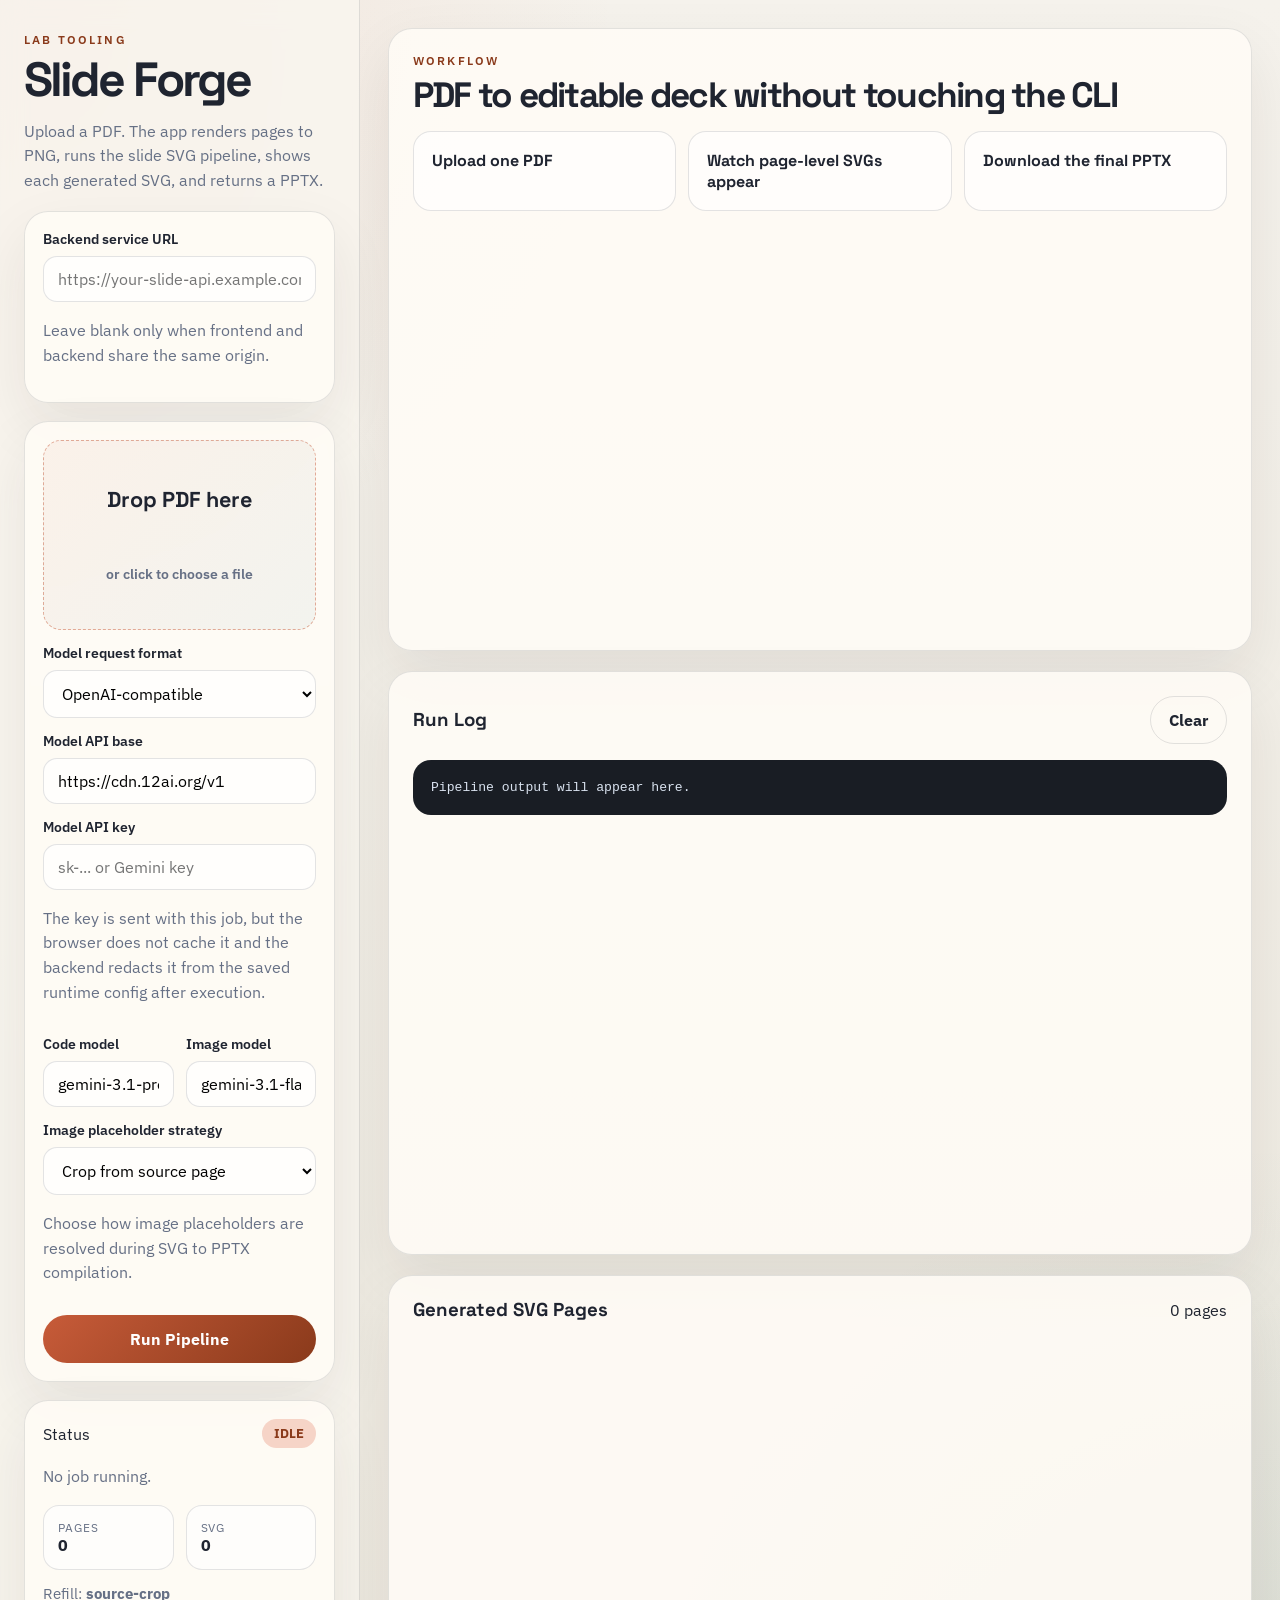
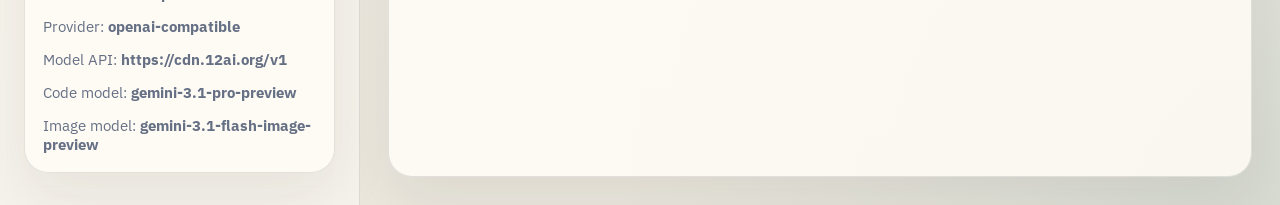
<file: Downloads/sjtuwenber/apps/slide-web/index.html>
<!doctype html>
<html lang="en">
  <head>
    <meta charset="UTF-8" />
    <meta name="viewport" content="width=device-width, initial-scale=1.0" />
    <title>Slide Forge</title>
    <link rel="preconnect" href="https://fonts.googleapis.com" />
    <link rel="preconnect" href="https://fonts.gstatic.com" crossorigin />
    <link href="https://fonts.googleapis.com/css2?family=Space+Grotesk:wght@400;500;700&family=IBM+Plex+Sans:wght@400;500;600&display=swap" rel="stylesheet" />
    <link rel="stylesheet" href="./styles.css" />
    <script src="./config.js"></script>
  </head>
  <body>
    <div class="shell">
      <aside class="rail">
        <div class="brand-block">
          <p class="eyebrow">Lab Tooling</p>
          <h1>Slide Forge</h1>
          <p class="lede">Upload a PDF. The app renders pages to PNG, runs the slide SVG pipeline, shows each generated SVG, and returns a PPTX.</p>
        </div>
        <div class="settings-card">
          <label for="apiBase">Backend service URL</label>
          <input id="apiBase" type="url" placeholder="https://your-slide-api.example.com" />
          <p class="hint">Leave blank only when frontend and backend share the same origin.</p>
        </div>
        <form id="uploadForm" class="upload-card">
          <label class="drop-zone" for="pdfFile">
            <span class="drop-title">Drop PDF here</span>
            <span class="drop-copy">or click to choose a file</span>
          </label>
          <input id="pdfFile" name="file" type="file" accept="application/pdf,.pdf" hidden />

          <div class="option-block">
            <label for="requestProvider">Model request format</label>
            <select id="requestProvider" name="requestProvider">
              <option value="openai-compatible">OpenAI-compatible</option>
              <option value="gemini-native">Gemini native</option>
            </select>
          </div>

          <div class="option-block">
            <label for="requestApiBase">Model API base</label>
            <input id="requestApiBase" type="url" placeholder="https://cdn.12ai.org/v1" />
          </div>

          <div class="option-block">
            <label for="requestApiKey">Model API key</label>
            <input id="requestApiKey" type="password" placeholder="sk-... or Gemini key" autocomplete="off" />
            <p class="hint">The key is sent with this job, but the browser does not cache it and the backend redacts it from the saved runtime config after execution.</p>
          </div>

          <div class="field-grid">
            <div class="option-block">
              <label for="defaultModel">Code model</label>
              <input id="defaultModel" type="text" placeholder="gemini-3.1-pro-preview" />
            </div>
            <div class="option-block">
              <label for="imageModel">Image model</label>
              <input id="imageModel" type="text" placeholder="gemini-3.1-flash-image-preview" />
            </div>
          </div>

          <div class="option-block">
            <label for="refillMode">Image placeholder strategy</label>
            <select id="refillMode" name="refillMode">
              <option value="source-crop">Crop from source page</option>
              <option value="gemini">Generate with image model</option>
              <option value="auto">Auto fallback</option>
              <option value="off">Disable refill</option>
            </select>
            <p class="hint">Choose how image placeholders are resolved during SVG to PPTX compilation.</p>
          </div>
          <button id="submitBtn" type="submit">Run Pipeline</button>
        </form>
        <div class="status-card" id="statusCard">
          <div class="status-head">
            <span class="status-label">Status</span>
            <span class="status-pill" id="statusPill">idle</span>
          </div>
          <p id="statusText">No job running.</p>
          <div class="stats">
            <div>
              <span class="stat-label">Pages</span>
              <strong id="pageCount">0</strong>
            </div>
            <div>
              <span class="stat-label">SVG</span>
              <strong id="svgCount">0</strong>
            </div>
          </div>
          <p class="setting-line">Refill: <strong id="refillModeValue">source-crop</strong></p>
          <p class="setting-line">Provider: <strong id="requestProviderValue">openai-compatible</strong></p>
          <p class="setting-line">Model API: <strong id="requestApiBaseValue">https://cdn.12ai.org/v1</strong></p>
          <p class="setting-line">Code model: <strong id="defaultModelValue">gemini-3.1-pro-preview</strong></p>
          <p class="setting-line">Image model: <strong id="imageModelValue">gemini-3.1-flash-image-preview</strong></p>
          <a id="pptxLink" class="download-link hidden" href="#" target="_blank" rel="noreferrer">Download PPTX</a>
        </div>
      </aside>

      <main class="canvas">
        <section class="hero-panel">
          <div>
            <p class="eyebrow">Workflow</p>
            <h2>PDF to editable deck without touching the CLI</h2>
          </div>
          <ol class="steps">
            <li>Upload one PDF</li>
            <li>Watch page-level SVGs appear</li>
            <li>Download the final PPTX</li>
          </ol>
        </section>

        <section class="log-panel">
          <div class="panel-head">
            <h3>Run Log</h3>
            <button id="clearJobBtn" class="ghost-button" type="button">Clear</button>
          </div>
          <pre id="logTail">Pipeline output will appear here.</pre>
        </section>

        <section class="svg-panel">
          <div class="panel-head">
            <h3>Generated SVG Pages</h3>
            <span id="svgMeta">0 pages</span>
          </div>
          <div id="svgGrid" class="svg-grid"></div>
        </section>
      </main>
    </div>
    <script type="module" src="./app.js"></script>
  </body>
</html>
</file>
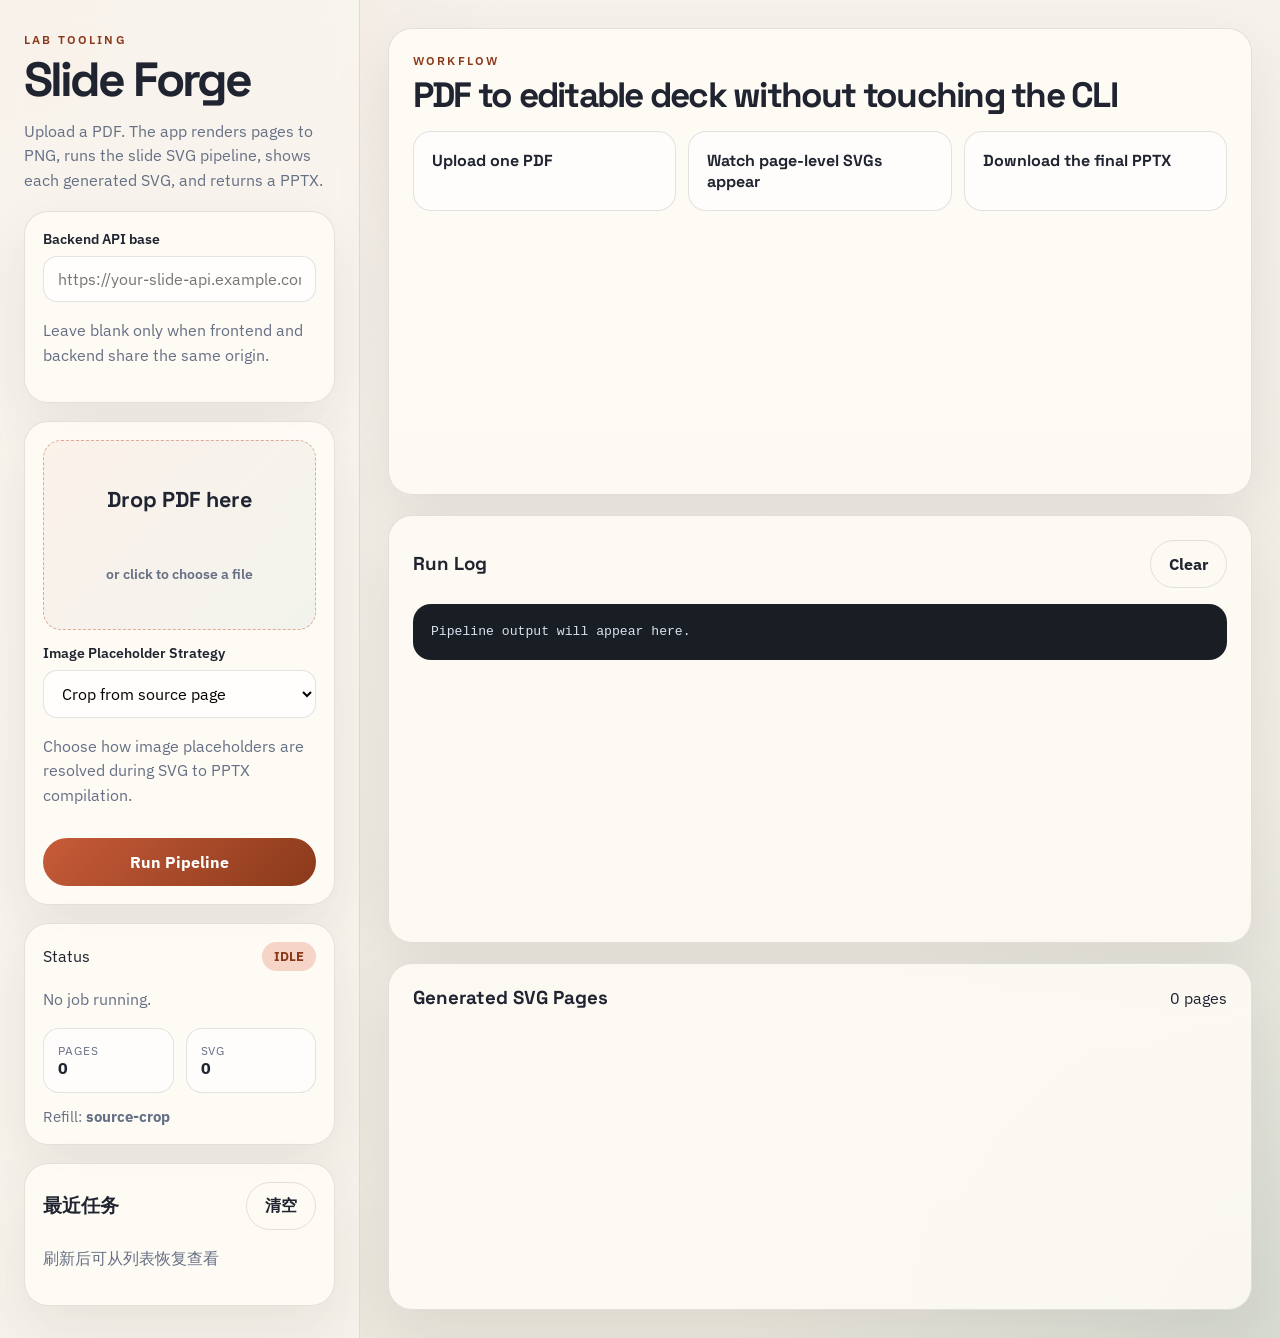
<file: Edit-Present/slide-forge/apps/slide-web/index.html>
<!doctype html>
<html lang="en">
  <head>
    <meta charset="UTF-8" />
    <meta name="viewport" content="width=device-width, initial-scale=1.0" />
    <title>Slide Forge</title>
    <link rel="preconnect" href="https://fonts.googleapis.com" />
    <link rel="preconnect" href="https://fonts.gstatic.com" crossorigin />
    <link href="https://fonts.googleapis.com/css2?family=Space+Grotesk:wght@400;500;700&family=IBM+Plex+Sans:wght@400;500;600&display=swap" rel="stylesheet" />
    <link rel="stylesheet" href="./styles.css" />
    <script src="./config.js"></script>
  </head>
  <body>
    <div class="shell">
      <aside class="rail">
        <div class="brand-block">
          <p class="eyebrow">Lab Tooling</p>
          <h1>Slide Forge</h1>
          <p class="lede">Upload a PDF. The app renders pages to PNG, runs the slide SVG pipeline, shows each generated SVG, and returns a PPTX.</p>
        </div>
        <div class="settings-card">
          <label for="apiBase">Backend API base</label>
          <input id="apiBase" type="url" placeholder="https://your-slide-api.example.com" />
          <p class="hint">Leave blank only when frontend and backend share the same origin.</p>
        </div>
        <form id="uploadForm" class="upload-card">
          <label class="drop-zone" for="pdfFile">
            <span class="drop-title">Drop PDF here</span>
            <span class="drop-copy">or click to choose a file</span>
          </label>
          <input id="pdfFile" name="file" type="file" accept="application/pdf,.pdf" hidden />
          <div class="option-block">
            <label for="refillMode">Image Placeholder Strategy</label>
            <select id="refillMode" name="refillMode">
              <option value="source-crop">Crop from source page</option>
              <option value="gemini">Generate with image model</option>
              <option value="auto">Auto fallback</option>
              <option value="off">Disable refill</option>
            </select>
            <p class="hint">Choose how image placeholders are resolved during SVG to PPTX compilation.</p>
          </div>
          <button id="submitBtn" type="submit">Run Pipeline</button>
        </form>
        <div class="status-card" id="statusCard">
          <div class="status-head">
            <span class="status-label">Status</span>
            <span class="status-pill" id="statusPill">idle</span>
          </div>
          <p id="statusText">No job running.</p>
          <div class="stats">
            <div>
              <span class="stat-label">Pages</span>
              <strong id="pageCount">0</strong>
            </div>
            <div>
              <span class="stat-label">SVG</span>
              <strong id="svgCount">0</strong>
            </div>
          </div>
          <p class="setting-line">Refill: <strong id="refillModeValue">source-crop</strong></p>
          <a id="pptxLink" class="download-link hidden" href="#" target="_blank" rel="noreferrer">Download PPTX</a>
        </div>
        <div class="history-card">
          <div class="panel-head">
            <h3>最近任务</h3>
            <button id="clearHistoryBtn" class="ghost-button" type="button" title="清空列表">清空</button>
          </div>
          <p class="hint">刷新后可从列表恢复查看</p>
          <ul id="jobHistoryList" class="job-history-list"></ul>
        </div>
      </aside>

      <main class="canvas">
        <section class="hero-panel">
          <div>
            <p class="eyebrow">Workflow</p>
            <h2>PDF to editable deck without touching the CLI</h2>
          </div>
          <ol class="steps">
            <li>Upload one PDF</li>
            <li>Watch page-level SVGs appear</li>
            <li>Download the final PPTX</li>
          </ol>
        </section>

        <section class="log-panel">
          <div class="panel-head">
            <h3>Run Log</h3>
            <button id="clearJobBtn" class="ghost-button" type="button">Clear</button>
          </div>
          <pre id="logTail">Pipeline output will appear here.</pre>
        </section>

        <section class="svg-panel">
          <div class="panel-head">
            <h3>Generated SVG Pages</h3>
            <span id="svgMeta">0 pages</span>
          </div>
          <div id="svgGrid" class="svg-grid"></div>
        </section>
      </main>
    </div>
    <script type="module" src="./app.js"></script>
  </body>
</html>
</file>
<file: Downloads/sjtuwenber/apps/slide-web/styles.css>
:root {
  --bg: #f2efe8;
  --panel: rgba(255, 252, 246, 0.86);
  --ink: #1f2430;
  --muted: #667085;
  --line: rgba(31, 36, 48, 0.12);
  --accent: #c75b39;
  --accent-deep: #8a3a1b;
  --accent-soft: #f6d4c7;
  --teal: #3d7c7a;
  --shadow: 0 24px 60px rgba(32, 28, 22, 0.08);
}

* { box-sizing: border-box; }
html, body { margin: 0; min-height: 100%; }
body {
  font-family: "IBM Plex Sans", sans-serif;
  color: var(--ink);
  background:
    radial-gradient(circle at top left, rgba(199, 91, 57, 0.10), transparent 28%),
    radial-gradient(circle at bottom right, rgba(61, 124, 122, 0.12), transparent 30%),
    linear-gradient(180deg, #f5f2ec 0%, #ece8de 100%);
}

.shell {
  display: grid;
  grid-template-columns: 360px 1fr;
  min-height: 100vh;
}

.rail {
  border-right: 1px solid var(--line);
  padding: 32px 24px;
  background: rgba(250, 247, 240, 0.74);
  backdrop-filter: blur(12px);
}

.canvas {
  padding: 28px;
  display: grid;
  gap: 20px;
}

.brand-block h1,
.hero-panel h2,
.panel-head h3 {
  font-family: "Space Grotesk", sans-serif;
  margin: 0;
  line-height: 0.95;
}

.brand-block h1 {
  font-size: 3rem;
  letter-spacing: -0.06em;
}

.hero-panel h2 {
  font-size: 2.2rem;
  letter-spacing: -0.05em;
  max-width: 760px;
}

.eyebrow {
  margin: 0 0 10px;
  color: var(--accent-deep);
  text-transform: uppercase;
  letter-spacing: 0.18em;
  font-size: 0.75rem;
  font-weight: 600;
}

.lede,
.hint,
#statusText {
  color: var(--muted);
  line-height: 1.55;
}

.settings-card,
.upload-card,
.status-card,
.hero-panel,
.log-panel,
.svg-panel {
  background: var(--panel);
  border: 1px solid var(--line);
  border-radius: 24px;
  box-shadow: var(--shadow);
}

.settings-card,
.upload-card,
.status-card {
  padding: 18px;
  margin-top: 18px;
}

label {
  display: block;
  font-size: 0.86rem;
  font-weight: 600;
  margin-bottom: 8px;
}

input[type="url"],
input[type="text"],
input[type="password"] {
  width: 100%;
  border-radius: 14px;
  border: 1px solid var(--line);
  padding: 12px 14px;
  font: inherit;
  background: rgba(255,255,255,0.7);
}

select {
  width: 100%;
  border-radius: 14px;
  border: 1px solid var(--line);
  padding: 12px 14px;
  font: inherit;
  background: rgba(255,255,255,0.7);
}

.option-block {
  margin-top: 14px;
}

.field-grid {
  display: grid;
  grid-template-columns: repeat(2, minmax(0, 1fr));
  gap: 12px;
}

.drop-zone {
  min-height: 190px;
  border: 1.5px dashed rgba(199, 91, 57, 0.48);
  border-radius: 18px;
  background:
    linear-gradient(135deg, rgba(199, 91, 57, 0.06), rgba(61, 124, 122, 0.06));
  display: grid;
  place-items: center;
  text-align: center;
  padding: 24px;
  cursor: pointer;
}

.drop-title {
  display: block;
  font-family: "Space Grotesk", sans-serif;
  font-size: 1.35rem;
  font-weight: 700;
}

.drop-copy {
  display: block;
  margin-top: 8px;
  color: var(--muted);
}

button,
.download-link {
  display: inline-flex;
  align-items: center;
  justify-content: center;
  min-height: 48px;
  padding: 0 18px;
  border-radius: 999px;
  border: 0;
  background: linear-gradient(135deg, var(--accent), var(--accent-deep));
  color: white;
  font: inherit;
  font-weight: 700;
  text-decoration: none;
  cursor: pointer;
}

.upload-card button {
  width: 100%;
  margin-top: 14px;
}

.ghost-button {
  background: transparent;
  color: var(--ink);
  border: 1px solid var(--line);
}

.status-head,
.panel-head {
  display: flex;
  align-items: center;
  justify-content: space-between;
  gap: 12px;
}

.status-pill {
  border-radius: 999px;
  padding: 6px 12px;
  background: var(--accent-soft);
  color: var(--accent-deep);
  font-size: 0.8rem;
  font-weight: 700;
  text-transform: uppercase;
}

.stats {
  display: grid;
  grid-template-columns: repeat(2, 1fr);
  gap: 12px;
  margin-top: 16px;
}

.setting-line {
  margin: 14px 0 0;
  color: var(--muted);
  font-size: 0.92rem;
}

.setting-line strong {
  overflow-wrap: anywhere;
}

.stats div {
  border-radius: 16px;
  padding: 14px;
  background: rgba(255,255,255,0.62);
  border: 1px solid var(--line);
}

.stat-label {
  display: block;
  color: var(--muted);
  font-size: 0.75rem;
  text-transform: uppercase;
  letter-spacing: 0.08em;
}

.hero-panel,
.log-panel,
.svg-panel {
  padding: 24px;
}

.steps {
  display: grid;
  grid-template-columns: repeat(3, minmax(0, 1fr));
  gap: 12px;
  padding: 0;
  margin: 20px 0 0;
  list-style: none;
}

.steps li {
  padding: 18px;
  border-radius: 18px;
  background: rgba(255,255,255,0.62);
  border: 1px solid var(--line);
  font-family: "Space Grotesk", sans-serif;
  font-weight: 700;
}

#logTail {
  max-height: 240px;
  overflow: auto;
  margin: 16px 0 0;
  padding: 18px;
  border-radius: 18px;
  background: #191d24;
  color: #d9e2ef;
  font-size: 0.82rem;
  line-height: 1.5;
}

.svg-grid {
  margin-top: 18px;
  display: grid;
  grid-template-columns: repeat(auto-fill, minmax(280px, 1fr));
  gap: 18px;
}

.svg-card {
  border-radius: 20px;
  overflow: hidden;
  background: rgba(255,255,255,0.72);
  border: 1px solid var(--line);
}

.svg-card header {
  display: flex;
  align-items: center;
  justify-content: space-between;
  padding: 12px 14px;
  border-bottom: 1px solid var(--line);
  font-family: "Space Grotesk", sans-serif;
  font-weight: 700;
}

.svg-card img {
  display: block;
  width: 100%;
  background: #fff;
}

.svg-card footer {
  padding: 12px 14px 16px;
}

.svg-card a {
  color: var(--teal);
  text-decoration: none;
  font-weight: 700;
}

.hidden { display: none; }

@media (max-width: 980px) {
  .shell { grid-template-columns: 1fr; }
  .rail { border-right: 0; border-bottom: 1px solid var(--line); }
  .steps { grid-template-columns: 1fr; }
  .field-grid { grid-template-columns: 1fr; }
}
</file>
<file: Edit-Present/slide-forge/apps/slide-web/styles.css>
:root {
  --bg: #f2efe8;
  --panel: rgba(255, 252, 246, 0.86);
  --ink: #1f2430;
  --muted: #667085;
  --line: rgba(31, 36, 48, 0.12);
  --accent: #c75b39;
  --accent-deep: #8a3a1b;
  --accent-soft: #f6d4c7;
  --teal: #3d7c7a;
  --shadow: 0 24px 60px rgba(32, 28, 22, 0.08);
}

* { box-sizing: border-box; }
html, body { margin: 0; min-height: 100%; }
body {
  font-family: "IBM Plex Sans", sans-serif;
  color: var(--ink);
  background:
    radial-gradient(circle at top left, rgba(199, 91, 57, 0.10), transparent 28%),
    radial-gradient(circle at bottom right, rgba(61, 124, 122, 0.12), transparent 30%),
    linear-gradient(180deg, #f5f2ec 0%, #ece8de 100%);
}

.shell {
  display: grid;
  grid-template-columns: 360px 1fr;
  min-height: 100vh;
}

.rail {
  border-right: 1px solid var(--line);
  padding: 32px 24px;
  background: rgba(250, 247, 240, 0.74);
  backdrop-filter: blur(12px);
}

.canvas {
  padding: 28px;
  display: grid;
  gap: 20px;
}

.brand-block h1,
.hero-panel h2,
.panel-head h3 {
  font-family: "Space Grotesk", sans-serif;
  margin: 0;
  line-height: 0.95;
}

.brand-block h1 {
  font-size: 3rem;
  letter-spacing: -0.06em;
}

.hero-panel h2 {
  font-size: 2.2rem;
  letter-spacing: -0.05em;
  max-width: 760px;
}

.eyebrow {
  margin: 0 0 10px;
  color: var(--accent-deep);
  text-transform: uppercase;
  letter-spacing: 0.18em;
  font-size: 0.75rem;
  font-weight: 600;
}

.lede,
.hint,
#statusText {
  color: var(--muted);
  line-height: 1.55;
}

.settings-card,
.upload-card,
.status-card,
.history-card,
.hero-panel,
.log-panel,
.svg-panel {
  background: var(--panel);
  border: 1px solid var(--line);
  border-radius: 24px;
  box-shadow: var(--shadow);
}

.settings-card,
.upload-card,
.status-card,
.history-card {
  padding: 18px;
  margin-top: 18px;
}

label {
  display: block;
  font-size: 0.86rem;
  font-weight: 600;
  margin-bottom: 8px;
}

input[type="url"] {
  width: 100%;
  border-radius: 14px;
  border: 1px solid var(--line);
  padding: 12px 14px;
  font: inherit;
  background: rgba(255,255,255,0.7);
}

select {
  width: 100%;
  border-radius: 14px;
  border: 1px solid var(--line);
  padding: 12px 14px;
  font: inherit;
  background: rgba(255,255,255,0.7);
}

.option-block {
  margin-top: 14px;
}

.drop-zone {
  min-height: 190px;
  border: 1.5px dashed rgba(199, 91, 57, 0.48);
  border-radius: 18px;
  background:
    linear-gradient(135deg, rgba(199, 91, 57, 0.06), rgba(61, 124, 122, 0.06));
  display: grid;
  place-items: center;
  text-align: center;
  padding: 24px;
  cursor: pointer;
}

.drop-title {
  display: block;
  font-family: "Space Grotesk", sans-serif;
  font-size: 1.35rem;
  font-weight: 700;
}

.drop-copy {
  display: block;
  margin-top: 8px;
  color: var(--muted);
}

button,
.download-link {
  display: inline-flex;
  align-items: center;
  justify-content: center;
  min-height: 48px;
  padding: 0 18px;
  border-radius: 999px;
  border: 0;
  background: linear-gradient(135deg, var(--accent), var(--accent-deep));
  color: white;
  font: inherit;
  font-weight: 700;
  text-decoration: none;
  cursor: pointer;
}

.upload-card button {
  width: 100%;
  margin-top: 14px;
}

.ghost-button {
  background: transparent;
  color: var(--ink);
  border: 1px solid var(--line);
}

.status-head,
.panel-head {
  display: flex;
  align-items: center;
  justify-content: space-between;
  gap: 12px;
}

.status-pill {
  border-radius: 999px;
  padding: 6px 12px;
  background: var(--accent-soft);
  color: var(--accent-deep);
  font-size: 0.8rem;
  font-weight: 700;
  text-transform: uppercase;
}

.stats {
  display: grid;
  grid-template-columns: repeat(2, 1fr);
  gap: 12px;
  margin-top: 16px;
}

.setting-line {
  margin: 14px 0 0;
  color: var(--muted);
  font-size: 0.92rem;
}

.stats div {
  border-radius: 16px;
  padding: 14px;
  background: rgba(255,255,255,0.62);
  border: 1px solid var(--line);
}

.stat-label {
  display: block;
  color: var(--muted);
  font-size: 0.75rem;
  text-transform: uppercase;
  letter-spacing: 0.08em;
}

.hero-panel,
.log-panel,
.svg-panel {
  padding: 24px;
}

.steps {
  display: grid;
  grid-template-columns: repeat(3, minmax(0, 1fr));
  gap: 12px;
  padding: 0;
  margin: 20px 0 0;
  list-style: none;
}

.steps li {
  padding: 18px;
  border-radius: 18px;
  background: rgba(255,255,255,0.62);
  border: 1px solid var(--line);
  font-family: "Space Grotesk", sans-serif;
  font-weight: 700;
}

#logTail {
  max-height: 240px;
  overflow: auto;
  margin: 16px 0 0;
  padding: 18px;
  border-radius: 18px;
  background: #191d24;
  color: #d9e2ef;
  font-size: 0.82rem;
  line-height: 1.5;
}

.svg-grid {
  margin-top: 18px;
  display: grid;
  grid-template-columns: repeat(auto-fill, minmax(280px, 1fr));
  gap: 18px;
}

.svg-card {
  border-radius: 20px;
  overflow: hidden;
  background: rgba(255,255,255,0.72);
  border: 1px solid var(--line);
}

.svg-card header {
  display: flex;
  align-items: center;
  justify-content: space-between;
  padding: 12px 14px;
  border-bottom: 1px solid var(--line);
  font-family: "Space Grotesk", sans-serif;
  font-weight: 700;
}

.svg-card img {
  display: block;
  width: 100%;
  background: #fff;
}

.svg-card footer {
  padding: 12px 14px 16px;
}

.svg-card a {
  color: var(--teal);
  text-decoration: none;
  font-weight: 700;
}

.hidden { display: none; }

.history-card .panel-head { margin-bottom: 4px; }
.job-history-list { list-style: none; margin: 10px 0 0; padding: 0; max-height: 240px; overflow-y: auto; }
.job-history-list li { display: flex; align-items: center; gap: 8px; padding: 8px 0; border-bottom: 1px solid var(--line); font-size: 0.9rem; }
.job-history-list li:last-child { border-bottom: none; }
.job-history-list .job-history-filename { flex: 1; min-width: 0; overflow: hidden; text-overflow: ellipsis; white-space: nowrap; }
.job-history-list .job-history-status { flex-shrink: 0; font-size: 0.7rem; padding: 2px 6px; border-radius: 6px; background: var(--line); color: var(--muted); }
.job-history-list .job-history-status.succeeded { background: var(--teal); color: #fff; }
.job-history-list .job-history-status.failed, .job-history-list .job-history-status.error { background: var(--accent-soft); color: var(--accent-deep); }
.job-history-list .job-history-status.running, .job-history-list .job-history-status.uploading, .job-history-list .job-history-status.queued { background: rgba(61,124,122,0.2); color: var(--teal); }
.job-history-list .view-job-btn { flex-shrink: 0; padding: 4px 10px; font-size: 0.8rem; border-radius: 8px; border: 1px solid var(--line); background: rgba(255,255,255,0.8); cursor: pointer; }
.job-history-list .view-job-btn:hover { background: var(--accent-soft); border-color: var(--accent); }

@media (max-width: 980px) {
  .shell { grid-template-columns: 1fr; }
  .rail { border-right: 0; border-bottom: 1px solid var(--line); }
  .steps { grid-template-columns: 1fr; }
}
</file>
